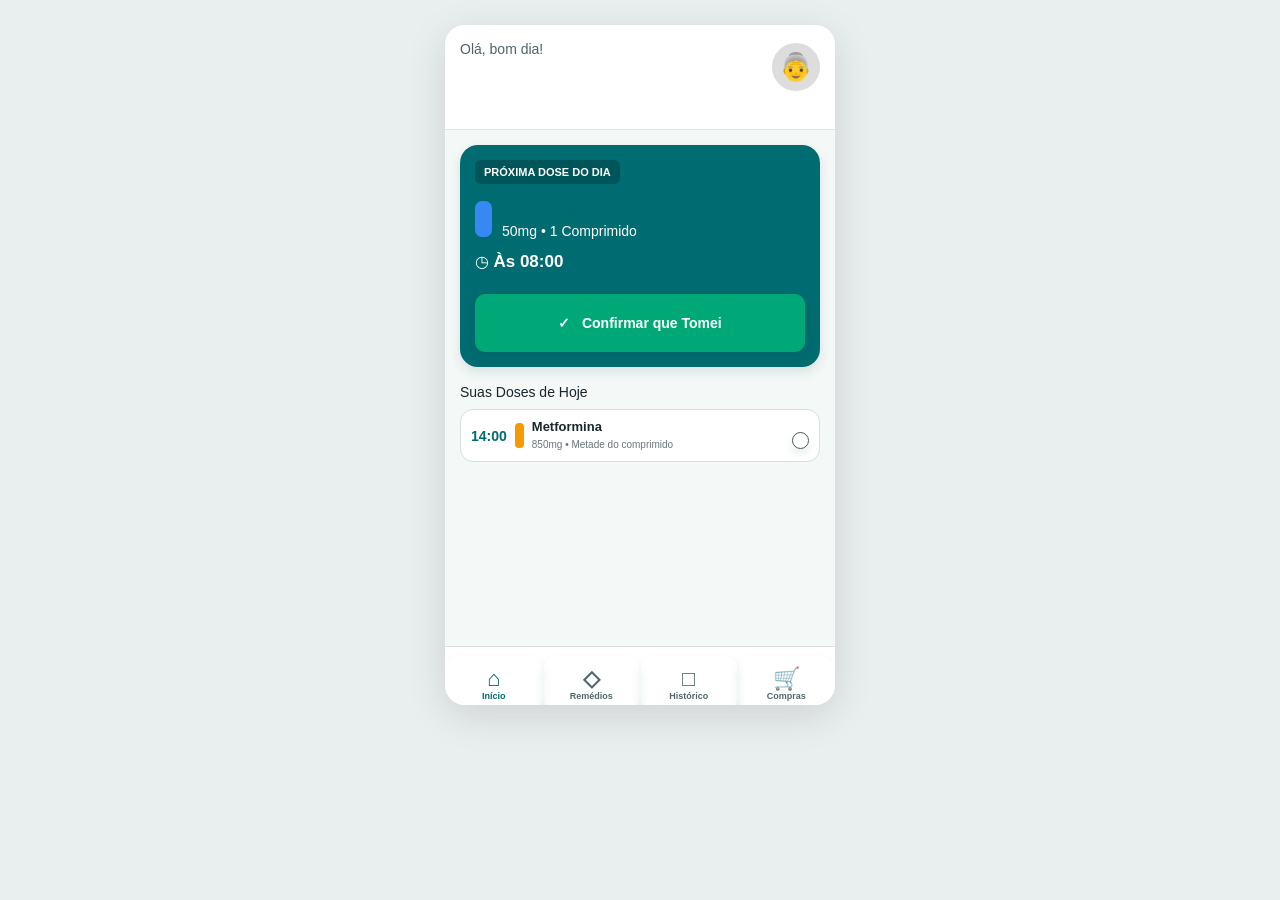
<file: Projeto mobile/index.html>
<!DOCTYPE html>
<html lang="pt-BR">
<head>
  <meta charset="UTF-8">
  <meta name="viewport" content="width=device-width, initial-scale=1.0">
  <title>Início - Meus Remédios</title>
  <link rel="stylesheet" href="./css/style.css">
</head>
<body>
  <div class="phone">
    <header class="topbar">
      <span class="greeting">Olá, bom dia!</span>
      <span id="nome_login"><strong></strong></span>
      <div class="avatar">👵</div>
    </header>

    <main class="content">
      <section class="next-dose">
        <span class="badge">PRÓXIMA DOSE DO DIA</span>

        <div class="medicine-title">
          <span class="medicine-dot blue"></span>
          <div>
            <h1>Losartana</h1>
            <p>50mg • 1 Comprimido</p>
          </div>
        </div>

        <div class="dose-time">◷ <strong>Às 08:00</strong></div>

        <button class="confirm">✓ &nbsp; Confirmar que Tomei</button>
      </section>

      <h2>Suas Doses de Hoje</h2>

      <div class="dose-card">
        <span class="time">14:00</span>
        <span class="medicine-dot orange"></span>
        <div class="dose-info">
          <strong>Metformina</strong>
          <small>850mg • Metade do comprimido</small>
        </div>
        <button class="check" aria-label="Confirmar dose"></button>
      </div>
    </main>

    <nav class="bottom-nav">
      <button class="nav-item active" data-page="index.html">
        <span class="nav-icon">⌂</span>
        <small>Início</small>
      </button>
      <button class="nav-item" data-page="remedios.html">
        <span class="nav-icon">◇</span>
        <small>Remédios</small>
      </button>
      <button class="nav-item">
        <span class="nav-icon">□</span>
        <small>Histórico</small>
      </button>
      <button class="nav-item">
        <span class="nav-icon">🛒</span>
        <small>Compras</small>
      </button>
    </nav>
  </div>

  <script src="./js/script.js"></script>
</body>
</html>
</file>
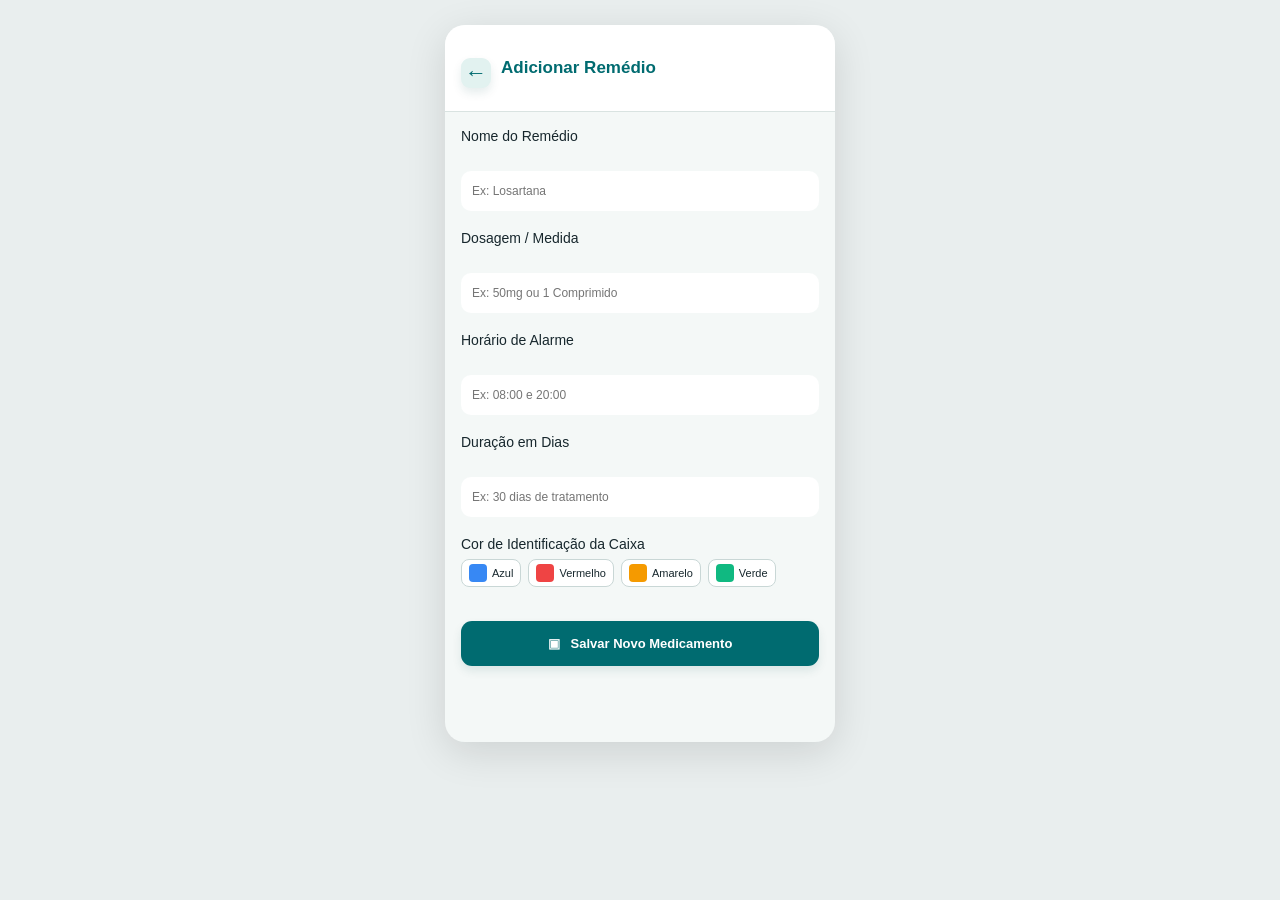
<file: Projeto mobile/adicionar-remedio.html>
<!doctype html>
<html lang="pt-BR"><head><meta charset="UTF-8"><meta name="viewport" content="width=device-width,initial-scale=1"><title>Adicionar Remédio</title><link rel="stylesheet" href="./css/style.css"></head>
<body><div class="phone">
<header class="header"><button id="voltar">←</button><h1>Adicionar Remédio</h1></header>
<main>
<form id="form">
<label>Nome do Remédio</label><input name="nome" placeholder="Ex: Losartana" required>
<label>Dosagem / Medida</label><input name="dosagem" placeholder="Ex: 50mg ou 1 Comprimido" required>
<label>Horário de Alarme</label><input name="horario" placeholder="Ex: 08:00 e 20:00" required>
<label>Duração em Dias</label><input name="duracao" type="number" min="1" placeholder="Ex: 30 dias de tratamento">
<label>Cor de Identificação da Caixa</label>
<div class="cores">
<label><input type="radio" name="cor" value="blue" checked><i class="blue"></i>Azul</label>
<label><input type="radio" name="cor" value="red"><i class="red"></i>Vermelho</label>
<label><input type="radio" name="cor" value="yellow"><i class="yellow"></i>Amarelo</label>
<label><input type="radio" name="cor" value="green"><i class="green"></i>Verde</label>
</div>
<button class="save">▣ &nbsp; Salvar Novo Medicamento</button>
</form></main></div><script src="./js/adicionar-remedios.js"></script></body></html>
</file>
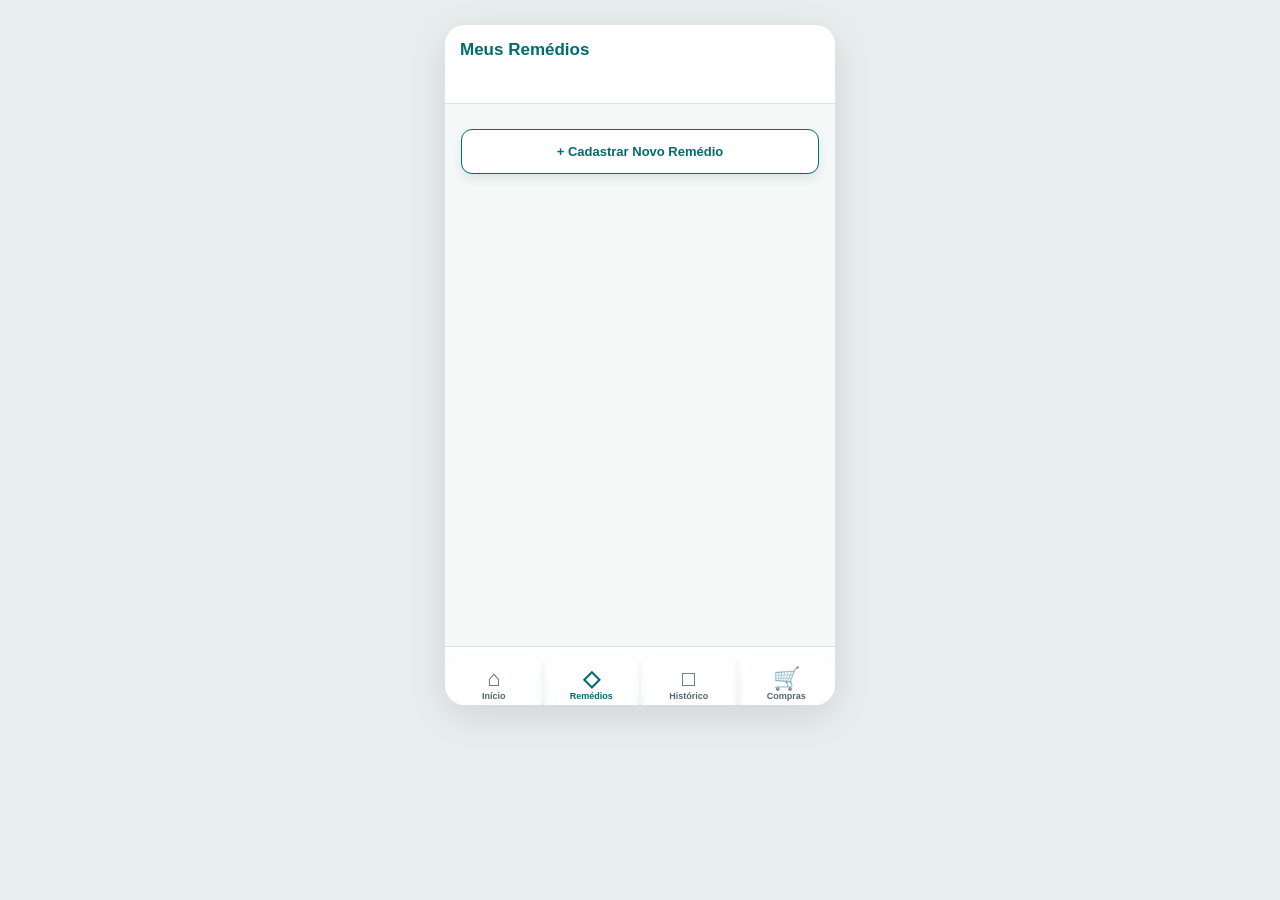
<file: Projeto mobile/remedios.html>
<!DOCTYPE html>
<html lang="pt-BR">
<head>
  <meta charset="UTF-8">
  <meta name="viewport" content="width=device-width, initial-scale=1.0">
  <title>Remédios</title>
  <link rel="stylesheet" href="./css/style.css">
</head>
<body>
  <div class="phone">
    <header class="page-header">
      <h1>Meus Remédios</h1>
    </header>

    <main>
        <div id="lista">

        </div>
        <button id="novo" class="add">
            + Cadastrar Novo Remédio
        </button>
    </main>

    <nav class="bottom-nav">
      <button class="nav-item" data-page="index.html">
        <span class="nav-icon">⌂</span>
        <small>Início</small>
      </button>
      <button class="nav-item active" data-page="remedios.html">
        <span class="nav-icon">◇</span>
        <small>Remédios</small>
      </button>
      <button class="nav-item">
        <span class="nav-icon">□</span>
        <small>Histórico</small>
      </button>
      <button class="nav-item">
        <span class="nav-icon">🛒</span>
        <small>Compras</small>
      </button>
    </nav>
  </div>

  <script src="./js/script.js"></script>
  <script src="./js/adicionar-remedios.js"></script>
  <script>document.getElementById("novo").onclick=()=>location.href="adicionar-remedio.html"</script>


</body>
</html>
</file>
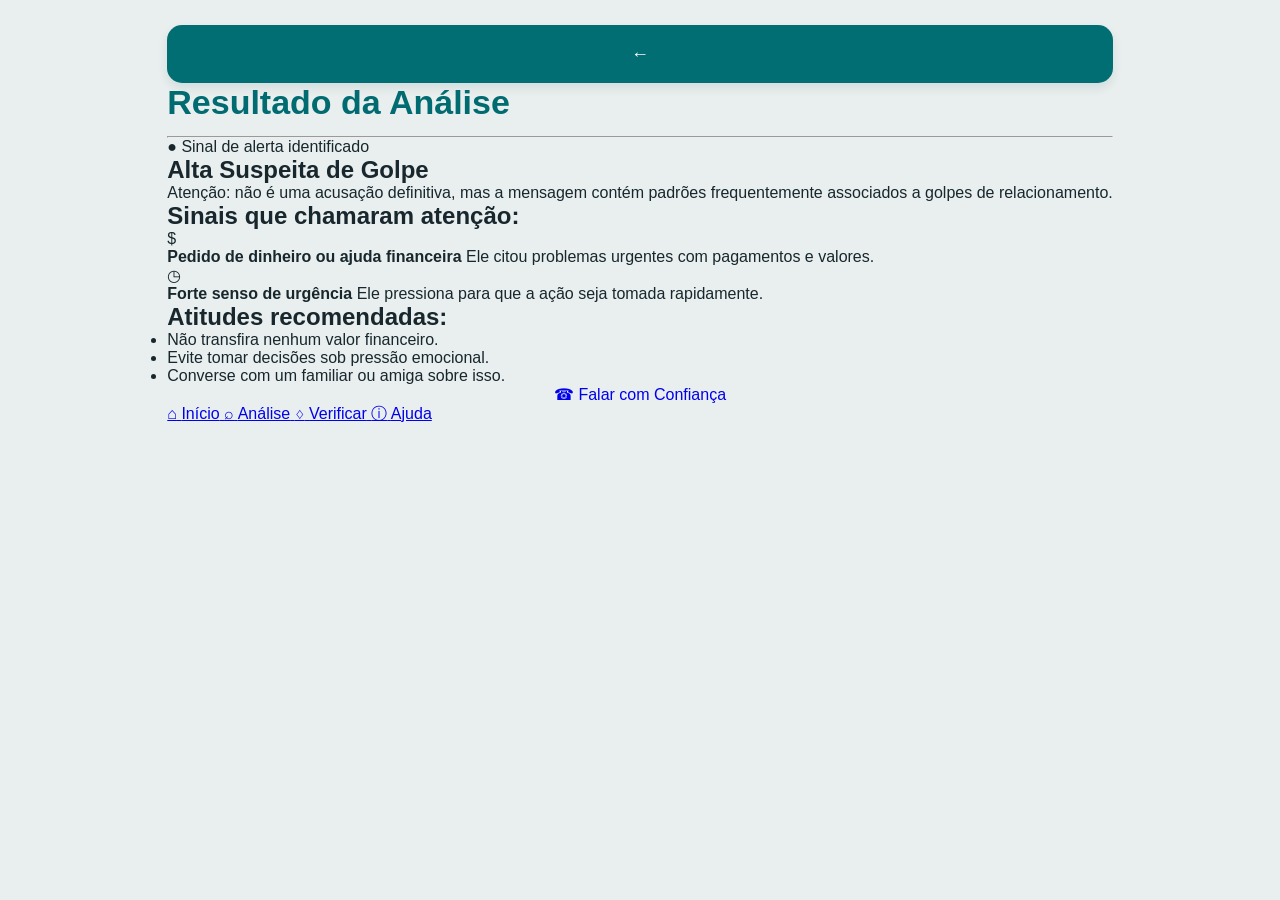
<file: Projeto mobile/resultado.html>
<!DOCTYPE html>
<html lang="pt-BR">
<head>
  <meta charset="UTF-8">
  <meta name="viewport" content="width=device-width, initial-scale=1.0">
  <title>Coração Seguro - Resultado</title>
  <link rel="stylesheet" href="css/style.css">
</head>
<body>
  <main class="app-shell" id="pagina-resultado">
    <div class="app-conteudo">

      <header class="topo-pagina">
        <button class="botao-voltar" id="botao-voltar-resultado" data-acao="voltar" type="button" aria-label="Voltar">
          ←
        </button>
        <h1>Resultado da Análise</h1>
      </header>

      <hr class="divisor">

      <section class="resultado-box" id="resultado-principal">
        <div class="resultado-status">● Sinal de alerta identificado</div>
        <h2>Alta Suspeita de Golpe</h2>
        <p class="texto-suave">
          Atenção: não é uma acusação definitiva, mas a mensagem contém padrões
          frequentemente associados a golpes de relacionamento.
        </p>
      </section>

      <section aria-labelledby="titulo-sinais">
        <h2 id="titulo-sinais">Sinais que chamaram atenção:</h2>

        <div class="lista-sinais">
          <article class="sinal" id="sinal-dinheiro">
            <span class="icone-circular">$</span>
            <div>
              <strong>Pedido de dinheiro ou ajuda financeira</strong>
              <span class="texto-suave">Ele citou problemas urgentes com pagamentos e valores.</span>
            </div>
          </article>

          <article class="sinal" id="sinal-urgencia">
            <span class="icone-circular">◷</span>
            <div>
              <strong>Forte senso de urgência</strong>
              <span class="texto-suave">Ele pressiona para que a ação seja tomada rapidamente.</span>
            </div>
          </article>
        </div>
      </section>

      <section class="recomendacoes" id="bloco-recomendacoes">
        <h2>Atitudes recomendadas:</h2>
        <ul>
          <li>Não transfira nenhum valor financeiro.</li>
          <li>Evite tomar decisões sob pressão emocional.</li>
          <li>Converse com um familiar ou amiga sobre isso.</li>
        </ul>
      </section>

      <a class="botao-secundario" id="botao-falar-confianca" href="tel:+550000000000" style="display:block;text-align:center;text-decoration:none;">
        ☎ Falar com Confiança
      </a>
    </div>

    
<nav class="navegacao-inferior" aria-label="Navegação principal">
  <a class="link-navegacao " href="index.html" id="nav-inicio">
    <span class="icone-nav">⌂</span>
    <span>Início</span>
  </a>
  <a class="link-navegacao ativo" href="analise.html" id="nav-analise">
    <span class="icone-nav">⌕</span>
    <span>Análise</span>
  </a>
  <a class="link-navegacao " href="verificar.html" id="nav-verificar">
    <span class="icone-nav">♢</span>
    <span>Verificar</span>
  </a>
  <a class="link-navegacao " href="ajuda.html" id="nav-ajuda">
    <span class="icone-nav">ⓘ</span>
    <span>Ajuda</span>
  </a>
</nav>

  </main>

  <script src="js/script.js"></script>
</body>
</html>
</file>
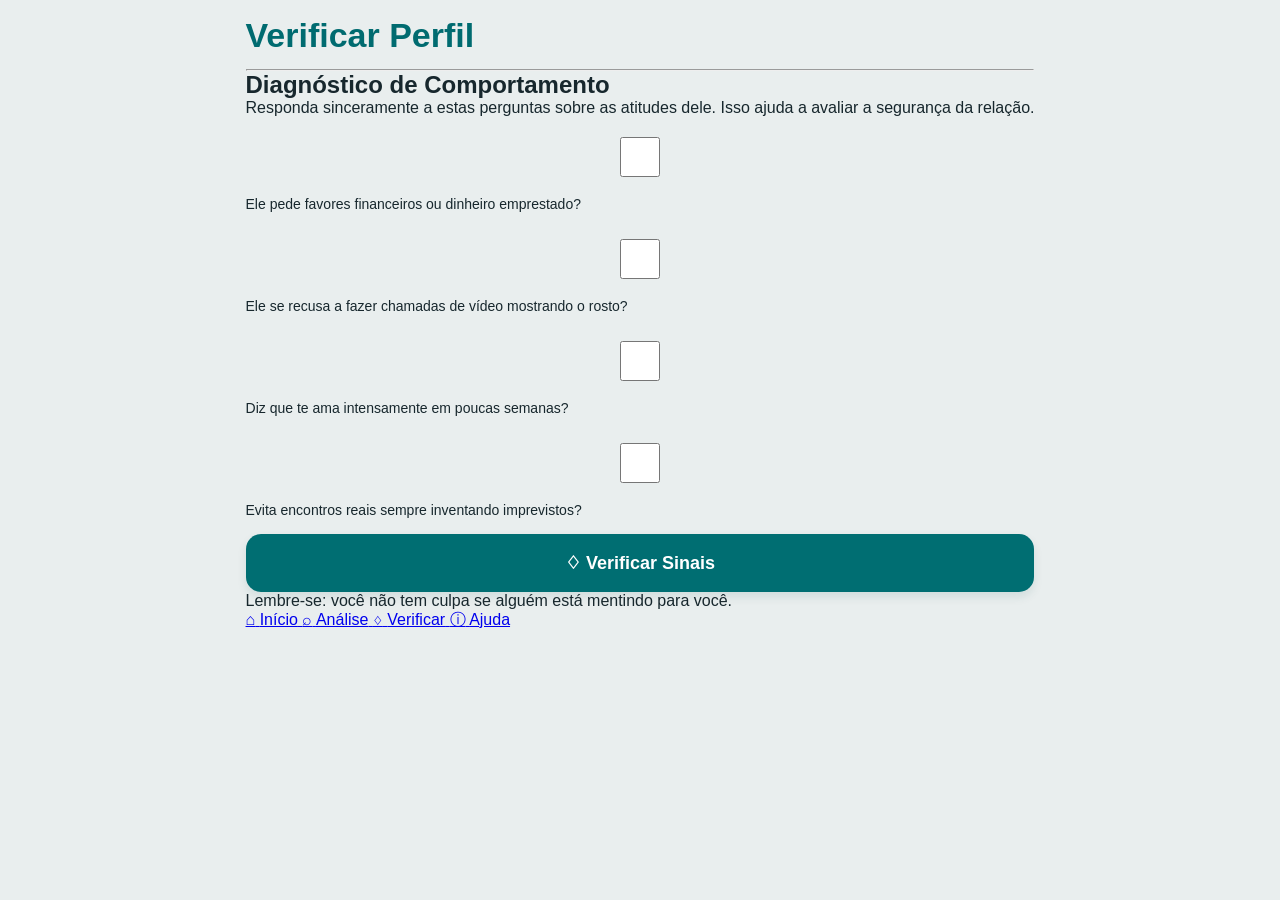
<file: Projeto mobile/verificar.html>
<!DOCTYPE html>
<html lang="pt-BR">
<head>
  <meta charset="UTF-8">
  <meta name="viewport" content="width=device-width, initial-scale=1.0">
  <title>Coração Seguro - Verificar Perfil</title>
  <link rel="stylesheet" href="css/style.css">
</head>
<body>
  <main class="app-shell" id="pagina-verificar">
    <div class="app-conteudo">

      <header>
        <h1>Verificar Perfil</h1>
        <hr class="divisor">
        <h2>Diagnóstico de Comportamento</h2>
        <p class="texto-suave">
          Responda sinceramente a estas perguntas sobre as atitudes dele.
          Isso ajuda a avaliar a segurança da relação.
        </p>
      </header>

      <form id="formulario-perfil">
        <div class="opcoes-perfil">

          <label class="cartao opcao-perfil" for="perfil-favor-financeiro">
            <input id="perfil-favor-financeiro" name="sinais" type="checkbox">
            <span>Ele pede favores financeiros ou dinheiro emprestado?</span>
          </label>

          <label class="cartao opcao-perfil" for="perfil-recusa-video">
            <input id="perfil-recusa-video" name="sinais" type="checkbox">
            <span>Ele se recusa a fazer chamadas de vídeo mostrando o rosto?</span>
          </label>

          <label class="cartao opcao-perfil" for="perfil-amor-rapido">
            <input id="perfil-amor-rapido" name="sinais" type="checkbox">
            <span>Diz que te ama intensamente em poucas semanas?</span>
          </label>

          <label class="cartao opcao-perfil" for="perfil-evita-encontro">
            <input id="perfil-evita-encontro" name="sinais" type="checkbox">
            <span>Evita encontros reais sempre inventando imprevistos?</span>
          </label>

        </div>

        <button class="botao-primario" id="botao-verificar-sinais" type="submit">
          ♢ Verificar Sinais
        </button>

        <div class="resultado-perfil" id="resultado-perfil" aria-live="polite"></div>

        <p class="splash-rodape">
          Lembre-se: você não tem culpa se alguém está mentindo para você.
        </p>
      </form>
    </div>

    
<nav class="navegacao-inferior" aria-label="Navegação principal">
  <a class="link-navegacao " href="index.html" id="nav-inicio">
    <span class="icone-nav">⌂</span>
    <span>Início</span>
  </a>
  <a class="link-navegacao " href="analise.html" id="nav-analise">
    <span class="icone-nav">⌕</span>
    <span>Análise</span>
  </a>
  <a class="link-navegacao ativo" href="verificar.html" id="nav-verificar">
    <span class="icone-nav">♢</span>
    <span>Verificar</span>
  </a>
  <a class="link-navegacao " href="ajuda.html" id="nav-ajuda">
    <span class="icone-nav">ⓘ</span>
    <span>Ajuda</span>
  </a>
</nav>

  </main>

  <script src="js/script.js"></script>
</body>
</html>
</file>
<file: Projeto mobile/css/style.css>
* {
  box-sizing: border-box;
}

:root {
  --bg: #f4f8f7;
  --text: #17272d;
  --muted: #53666d;
  --teal: #006b70;
  --teal-dark: #005c61;
  --green: #00a878;
  --border: #d5e1df;
}

body {
  margin: 0;
  min-height: 100vh;
  background: #e9eeee;
  color: var(--text);
  font-family: Arial, Helvetica, sans-serif;
}

.phone {
  width: 100%;
  max-width: 390px;
  min-height: 100vh;
  margin: 0 auto;
  background: var(--bg);
  position: relative;
  padding-bottom: 60px;
  overflow: hidden;
}

.topbar,
.page-header {
  height: 105px;
  background: #fff;
  border-bottom: 1px solid #dbe4e3;
  padding: 16px 15px;
  position: relative;
}

.topbar .greeting {
  display: block;
  color: #50636a;
  font-size: 14px;
  margin-bottom: 5px;
}

.topbar strong {
  display: block;
  font-size: 18px;
}

.avatar {
  position: absolute;
  right: 15px;
  top: 18px;
  width: 48px;
  height: 48px;
  border-radius: 50%;
  background: #ddd;
  display: grid;
  place-items: center;
  font-size: 27px;
}

.page-header {
  height: 79px;
  padding-top: 15px;
}

.page-header h1 {
  margin: 0;
  font-size: 17px;
}

.content {
  padding: 15px;
}

.next-dose {
  background: var(--teal);
  color: white;
  border-radius: 18px;
  padding: 15px;
  box-shadow: 0 5px 12px rgba(0, 80, 80, .12);
}

.badge {
  display: inline-block;
  padding: 6px 9px;
  background: #00555a;
  border-radius: 6px;
  font-size: 11px;
  font-weight: 700;
  margin-bottom: 14px;
}

.medicine-title {
  display: flex;
  align-items: center;
  gap: 10px;
}

.medicine-title h1 {
  font-size: 20px;
  margin: 0 0 2px;
}

.medicine-title p {
  margin: 0;
  font-size: 14px;
}

.medicine-dot {
  width: 17px;
  height: 36px;
  border-radius: 7px;
  flex: 0 0 auto;
  display: inline-block;
}

.blue { background: #3788f4; }
.orange { background: #f59a00; }
.green { background: #11b887; }

.dose-time {
  margin: 13px 0;
  font-size: 16px;
}

.dose-time strong {
  font-size: 17px;
}

.confirm {
  width: 100%;
  border: 0;
  background: #00a878;
  color: white;
  border-radius: 10px;
  padding: 13px 10px;
  font-size: 14px;
  font-weight: 600;
  cursor: pointer;
}

.content h2 {
  font-size: 14px;
  font-weight: 500;
  margin: 17px 0 9px;
}

.dose-card {
  min-height: 53px;
  display: flex;
  align-items: center;
  gap: 8px;
  background: #fff;
  border: 1px solid var(--border);
  border-radius: 13px;
  padding: 8px 10px;
}

.dose-card .medicine-dot {
  width: 9px;
  height: 25px;
  border-radius: 4px;
}

.time {
  color: #006b70;
  font-size: 14px;
  font-weight: 700;
}

.dose-info {
  flex: 1;
}

.dose-info strong {
  display: block;
  font-size: 13px;
}

.dose-info small {
  color: #66767c;
  font-size: 10px;
}

.check {
  width: 17px;
  height: 17px;
  border: 1.5px solid #45575c;
  border-radius: 50%;
  background: #fff;
}

.medicines-page {
  padding-top: 15px;
}

.medicine-card {
  min-height: 87px;
  display: flex;
  align-items: center;
  gap: 12px;
  background: #fff;
  border: 1px solid #d3dfde;
  border-radius: 16px;
  padding: 13px;
  margin-bottom: 12px;
  box-shadow: 0 3px 9px rgba(0,0,0,.025);
}

.medicine-card > .medicine-dot {
  width: 13px;
  height: 47px;
  border-radius: 8px;
}

.medicine-main {
  flex: 1;
}

.medicine-main h2 {
  font-size: 16px;
  font-weight: 700;
  margin: 0 0 5px;
}

.medicine-main p {
  margin: 0 0 4px;
  color: #43565d;
  font-size: 12px;
}

.medicine-main small {
  color: #006b70;
  font-size: 11px;
}

.medicine-main small.continuous {
  color: #008b73;
}

.arrow {
  font-size: 28px;
  line-height: 1;
  color: #006b70;
}

.add-button {
  width: 100%;
  height: 44px;
  border: 1.5px solid #006b70;
  color: #006b70;
  background: white;
  border-radius: 12px;
  font-weight: 700;
  font-size: 13px;
  cursor: pointer;
  margin-top: 1px;
}

.bottom-nav {
  position: fixed;
  bottom: 0;
  left: 50%;
  transform: translateX(-50%);
  width: 100%;
  max-width: 390px;
  height: 59px;
  background: #fff;
  border-top: 1px solid #d5dfde;
  display: flex;
  justify-content: space-around;
  z-index: 10;
}

.nav-item {
  flex: 1;
  border: 0;
  background: transparent;
  color: #53666d;
  cursor: pointer;
  display: flex;
  flex-direction: column;
  align-items: center;
  justify-content: center;
  gap: 3px;
}

.nav-item .nav-icon {
  font-size: 22px;
  line-height: 18px;
}

.nav-item small {
  font-size: 9px;
}

.nav-item.active {
  color: #006b70;
  font-weight: 700;
}

button {
  font-family: inherit;
}

*{
  box-sizing:border-box
}

body {
  margin:0;background:#e9eeee;
  font-family:Arial,sans-serif;
  color:#17272d
}

.phone {
  max-width:390px;
  min-height:100vh;
  margin:auto;background:#f4f8f7
}

.header {
  height:87px;background:#fff;
  border-bottom:1px solid #d9e3e1;
  padding:12px 16px;
  display:flex;
  align-items:center;
  gap:10px}
  
.header h1 {
  font-size:17px;
  margin:0
}

.header button {
  width:30px;
  height:30px;
  border:0;
  border-radius:9px;
  background:#e2f2f0;
  color:#006b70;
  font-size:22px
}

main {
  padding:16px
}

form label {
  
  display:block;
  font-size:14px;
  margin:0 0 7px

}

* {
    margin: 0;
    padding: 0;
    box-sizing: border-box;
}

body {
    font-family: Arial, Helvetica, sans-serif;

    background-color: #f4f9f8;

    color: #172328;

    min-height: 100vh;

    display: flex;
    justify-content: center;
}


/* Container principal */

.cadastro-container {
    width: 100%;
    max-width: 390px;

    min-height: 100vh;

    padding: 63px 19px 30px;

    display: flex;
    flex-direction: column;
    align-items: center;
}


/* Ícone */

.icone-logo {
    width: 64px;
    height: 64px;

    border-radius: 50%;

    background-color: #e0f4f2;

    display: flex;
    align-items: center;
    justify-content: center;

    margin-bottom: 16px;
}

.icone-logo svg {
    width: 31px;
    height: 31px;

    color: #006b70;

    stroke-width: 1.8;
}


/* Título */

h1 {
    font-size: 34px;

    color: #006b70;

    font-weight: 700;

    margin-bottom: 14px;
}


/* Descrição */

.descricao {
    text-align: center;

    color: #43565d;

    font-size: 17px;

    line-height: 22px;

    margin-bottom: 31px;
}


/* Formulário */

#formCadastro {
    width: 100%;
}


/* Campo */

.campo {
    width: 100%;

    margin-bottom: 18px;
}


/* Label */

.campo label {
    display: block;

    font-size: 18px;

    font-weight: 500;

    margin-bottom: 10px;
}

.campo label span {
    font-weight: 400;
}


/* Caixa do input */

.input-container {
    width: 100%;

    height: 54px;

    border: 2px solid #d0dddd;

    border-radius: 14px;

    background-color: #ffffff;

    display: flex;
    align-items: center;

    padding: 0 14px;

    transition: 0.2s;
}


/* Ícone do input */

.input-container svg {
    width: 22px;
    height: 22px;

    color: #006f73;

    flex-shrink: 0;

    margin-right: 14px;
}


/* Input */

.input-container input {
    width: 100%;

    height: 100%;

    border: none;

    outline: none;

    background: transparent;

    font-size: 16px;

    color: #26373c;
}

.input-container input::placeholder {
    color: #53656b;
}


/* Focus */

.input-container:focus-within {
    border-color: #00777b;

    box-shadow: 0 0 0 2px rgba(0, 119, 123, 0.08);
}


/* Botão */

button {
    width: 100%;

    height: 58px;

    margin-top: 9px;

    border: none;

    border-radius: 15px;

    background-color: #006e72;

    color: white;

    font-size: 18px;

    font-weight: 600;

    cursor: pointer;

    transition: 0.2s;

    box-shadow: 0 5px 10px rgba(0, 80, 80, 0.10);
}

button:hover {
    background-color: #005d61;
}

button:active {
    transform: scale(0.98);
}


/* Texto inferior */

.termos {
    text-align: center;

    color: #53656b;

    font-size: 14px;

    line-height: 19px;

    margin-top: 14px;
}


/* Responsividade */

@media (max-width: 400px) {

    .cadastro-container {
        padding-left: 19px;
        padding-right: 19px;
    }

    h1 {
        font-size: 32px;
    }

    .descricao {
        font-size: 16px;
    }

    .campo label {
        font-size: 17px;
    }

}


*{box-sizing:border-box}body{margin:0;background:#e9eeee;font-family:Arial,sans-serif;color:#17272d}.phone{max-width:390px;min-height:100vh;margin:auto;background:#f4f8f7}.header{height:87px;background:#fff;border-bottom:1px solid #d9e3e1;padding:12px 16px;display:flex;align-items:center;gap:10px}.header h1{font-size:17px;margin:0}.header button{width:30px;height:30px;border:0;border-radius:9px;background:#e2f2f0;color:#006b70;font-size:22px}main{padding:16px}form label{display:block;font-size:14px;margin:0 0 7px}input:not([type=radio]){width:100%;height:40px;border:1.5px solid #c9dbda;border-radius:10px;background:#fff;padding:0 10px;margin-bottom:19px;outline:none;font-size:12px}.cores{display:flex;gap:7px;flex-wrap:wrap;margin:2px 0 18px}.cores label{border:1.5px solid #c9d7d6;background:#fff;border-radius:8px;padding:4px 7px;display:flex;align-items:center;gap:5px;font-size:11px}.cores input{display:none}.cores i{width:18px;height:18px;border-radius:4px}.blue{background:#3788f4}.red{background:#ef4444}.yellow{background:#f59a00}.green{background:#10b981}.save,.add{width:100%;height:45px;border-radius:11px;font-weight:700;font-size:13px;cursor:pointer}.save{border:0;background:#006b70;color:white}.add{border:1.5px solid #006b70;background:white;color:#006b70}.card{min-height:87px;background:#fff;border:1px solid #d3dfde;border-radius:16px;padding:13px;display:flex;align-items:center;gap:12px;margin-bottom:12px}.dot{width:13px;height:47px;border-radius:8px;flex:none}.info{flex:1}.info h2{font-size:16px;margin:0 0 5px}.info p{font-size:12px;color:#43565d;margin:0 0 4px}.info small{font-size:11px;color:#006b70}.arrow{font-size:28px;color:#006b70}


input:not([type=radio]) {
  width:100%;height:40px;
  border:1.5px solid #c9dbda00;margin-top:20px;background:#fff;padding:0 10px;margin-bottom:19px;outline:none;font-size:12px}.cores{display:flex;gap:7px;flex-wrap:wrap;margin:2px 0 18px}.cores label{border:1.5px solid #c9d7d6;background:#fff;border-radius:8px;padding:4px 7px;display:flex;align-items:center;gap:5px;font-size:11px}.cores input{display:none}.cores i{width:18px;height:18px;border-radius:4px}.blue{background:#3788f4}.red{background:#ef4444}.yellow{background:#f59a00}.green{background:#10b981}.save,.add{width:100%;height:45px;border-radius:11px;font-weight:700;font-size:13px;cursor:pointer}.save{border:0;background:#006b70;color:white}.add{border:1.5px solid #006b70;background:white;color:#006b70}.card{min-height:87px;background:#fff;border:1px solid #d3dfde;border-radius:16px;padding:13px;display:flex;align-items:center;gap:12px;margin-bottom:12px}.dot{width:13px;height:47px;border-radius:8px;flex:none}.info{flex:1}.info h2{font-size:16px;margin:0 0 5px}.info p{font-size:12px;color:#43565d;margin:0 0 4px}.info small{font-size:11px;color:#006b70}.arrow{font-size:28px;color:#006b70}

@media (min-width: 600px) {
  .phone {
    min-height: 680px;
    margin-top: 25px;
    border-radius: 20px;
    box-shadow: 0 10px 40px rgba(0,0,0,.12);
  }

  .bottom-nav {
    position: absolute;
  }
}
</file>
